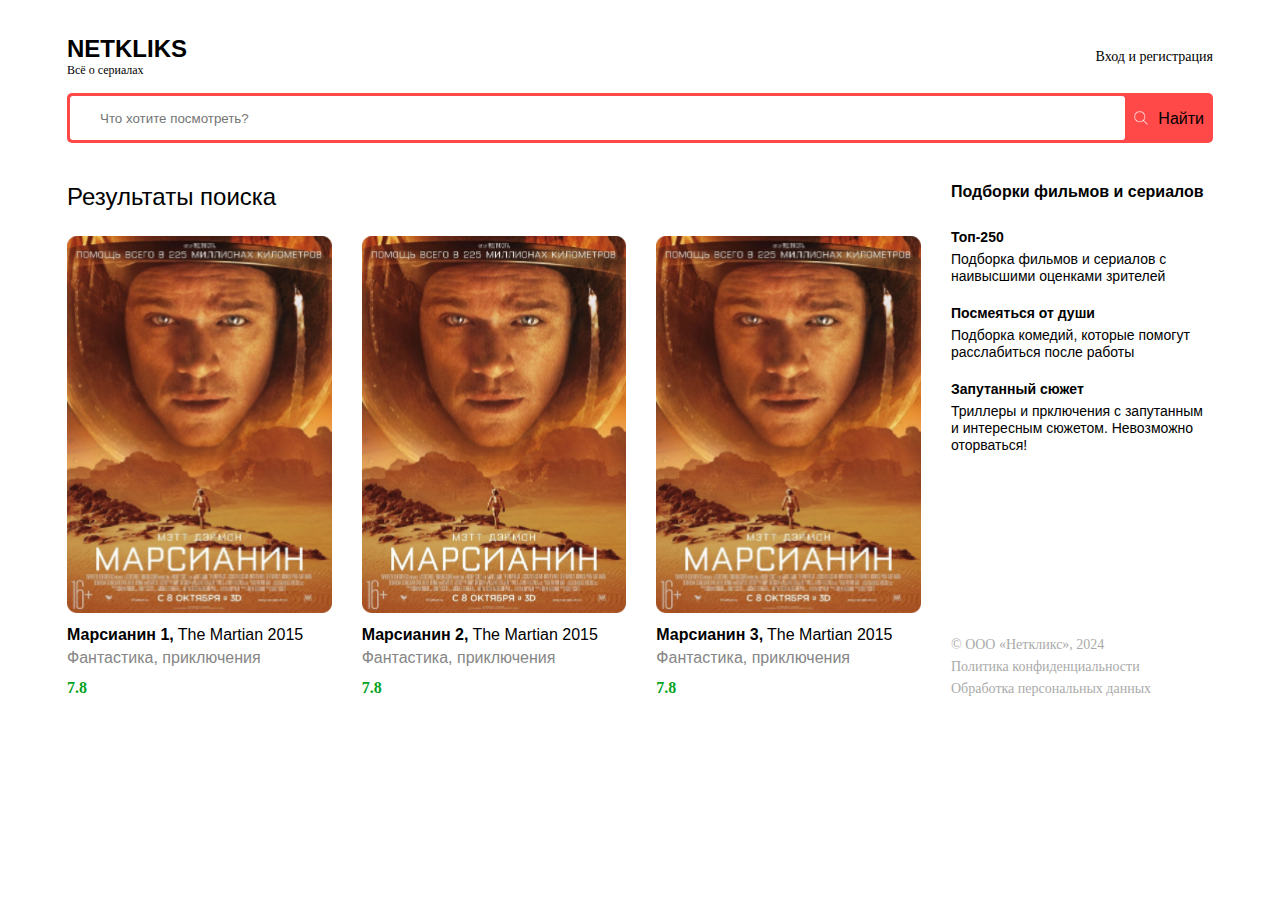
<file: index.html>
<!DOCTYPE html>
<html lang="en">

<head>
	<meta charset="UTF-8">
	<meta name="viewport" content="width=device-width, initial-scale=1.0">
	<title>Netkliks</title>
	<script src="./script.js" defer></script>
	<link rel="stylesheet" href="./style.css">

</head>

<body>
	<header class="header">
		<div class="container">
			<div class="header-box">
				<div class="header-logo">
					<h1>NETKLIKS</h1>
					<p>Всё о сериалах</p>
				</div>
				<div class="header-controls">
					<a href="#">Вход и регистрация</a>
				</div>
				<div class="header-controls--mobile">
					<img src="images/burger.svg" alt="icon-menu">
				</div>
			</div>

		</div>
	</header>

	<main>
		<section class="search">
			<div class="container">
				<div class="search-box">
					<input id="search-input" type="text" placeholder="Что хотите посмотреть?">
					<button id="search-button">
						<img src="images/search.svg" alt="search">
						<span>Найти</span>
					</button>
				</div>

			</div>
		</section>
		<section class="content">
			<div class="container">
				<div class="content-box">
					<div class="content-main">
						<h2 class="content-main__title">Результаты поиска</h2>
						<div class="content-cards">
							<a href="/film.html" class="content-cards__item">
								<div class="content-cards__item--img">
									<img src="images/film.png" alt="film">
								</div>
								<div class="content-cards__item--title">
									<h5>Марсианин,</h5>
									<span>The Martian 2015</span>
								</div>
								<p class="content-cards__item--description">
									Фантастика, приключения
								</p>
								<p class="content-cards__item--rating">7.8</p>
							</a>
							<a href="/film.html" class="content-cards__item">
								<div class="content-cards__item--img">
									<img src="images/film.png" alt="film">
								</div>
								<div class="content-cards__item--title">
									<h5>Марсианин,</h5>
									<span>The Martian 2015</span>
								</div>
								<p class="content-cards__item--description">
									Фантастика, приключения
								</p>
								<p class="content-cards__item--rating">7.8</p>
							</a>
							<a href="/film.html" class="content-cards__item">
								<div class="content-cards__item--img">
									<img src="images/film.png" alt="film">
								</div>
								<div class="content-cards__item--title">
									<h5>Марсианин,</h5>
									<span>The Martian 2015</span>
								</div>
								<p class="content-cards__item--description">
									Фантастика, приключения
								</p>
								<p class="content-cards__item--rating">7.8</p>
							</a>
							<a href="/film.html" class="content-cards__item">
								<div class="content-cards__item--img">
									<img src="images/film.png" alt="film">
								</div>
								<div class="content-cards__item--title">
									<h5>Марсианин,</h5>
									<span>The Martian 2015</span>
								</div>
								<p class="content-cards__item--description">
									Фантастика, приключения
								</p>
								<p class="content-cards__item--rating">7.8</p>
							</a>
							<a href="/film.html" class="content-cards__item">
								<div class="content-cards__item--img">
									<img src="images/film.png" alt="film">
								</div>
								<div class="content-cards__item--title">
									<h5>Марсианин,</h5>
									<span>The Martian 2015</span>
								</div>
								<p class="content-cards__item--description">
									Фантастика, приключения
								</p>
								<p class="content-cards__item--rating">7.8</p>
							</a>
							<a href="/film.html" class="content-cards__item">
								<div class="content-cards__item--img">
									<img src="images/film.png" alt="film">
								</div>
								<div class="content-cards__item--title">
									<h5>Марсианин,</h5>
									<span>The Martian 2015</span>
								</div>
								<p class="content-cards__item--description">
									Фантастика, приключения
								</p>
								<p class="content-cards__item--rating">7.8</p>
							</a>

						</div>
					</div>
					<div class="content-sidebar">
						<div class="content-sidebar__info">
							<h4 class="content-sidebar__info--title">
								Подборки фильмов и сериалов
							</h4>
							<div class="content-sidebar__info__wrapper">
								<div class="content-sidebar__info__item">
									<h5>Топ-250</h5>
									<p>Подборка фильмов и сериалов с наивысшими оценками зрителей</p>
								</div>
								<div class="content-sidebar__info__item">
									<h5>Посмеяться от души</h5>
									<p>
										Подборка комедий, которые
										помогут расслабиться после
										работы
									</p>
								</div>
								<div class="content-sidebar__info__item">
									<h5>Запутанный сюжет</h5>
									<p>Триллеры и прключения
										с запутанным и интересным
										сюжетом. Невозможно оторваться!
									</p>
								</div>
							</div>
						</div>
						<div class="content-sidebar__footer">
							<p>© ООО «Неткликс», 2024</p>
							<a href="#">Политика конфиденциальности</a>
							<a href="#">Обработка персональных данных</a>
						</div>

					</div>
				</div>
			</div>

		</section>
	</main>



</body>

</html>
</file>
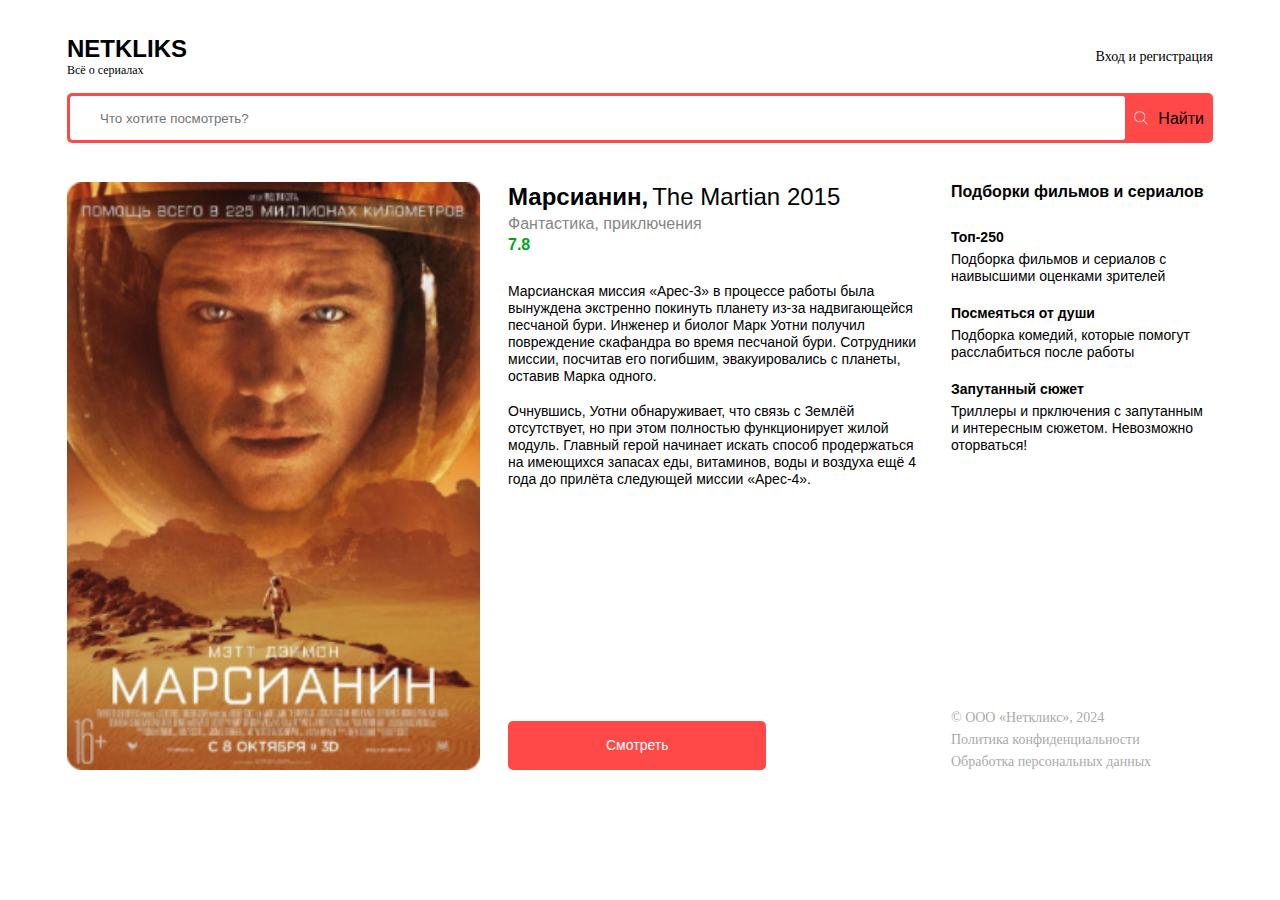
<file: film.html>
<!DOCTYPE html>
<html lang="en">

<head>
	<meta charset="UTF-8">
	<meta name="viewport" content="width=device-width, initial-scale=1.0">
	<title>Netkliks</title>
	<script src="script.js" defer></script>
	<link rel="stylesheet" href="./style.css">

</head>

<body>
	<header class="header">
		<div class="container">
			<div class="header-box">
				<div class="header-logo">
					<h1>NETKLIKS</h1>
					<p>Всё о сериалах</p>
				</div>
				<div class="header-controls">
					<a href="#">Вход и регистрация</a>
				</div>
				<div class="header-controls--mobile">
					<img src="images/burger.svg" alt="icon-menu">
				</div>
			</div>

		</div>
	</header>

	<main>
		<section class="search">
			<div class="container">
				<div class="search-box">
					<input type="text" placeholder="Что хотите посмотреть?">
					<button>
						<img src="images/search.svg" alt="search">
						<span>Найти</span>
					</button>
				</div>

			</div>
		</section>
		<section class="content">
			<div class="container">
				<div class="content-box">
					<div class="content-film">
						<div class="content-film__img">
							<img src="images/film.png" alt="film">
						</div>
						<div class="content-film__info">
							<div class="content-film__info__content">
								<div class="content-film__info__title">
									<h1>Марсианин,</h1>
									<p>The Martian 2015</p>
								</div>
								<p class="content-film__info__description">
									Фантастика, приключения
								</p>
								<div class="content-film__info__rating">7.8</div>
								<p class="content-film__info__text">
									Марсианская миссия «Арес-3» в процессе работы была вынуждена экстренно покинуть планету из-за
									надвигающейся песчаной
									бури. Инженер и биолог Марк Уотни получил повреждение скафандра во время песчаной бури. Сотрудники
									миссии, посчитав его
									погибшим, эвакуировались с планеты, оставив Марка одного.

								</p>
								<p class="content-film__info__text">
									Очнувшись, Уотни обнаруживает, что связь с Землёй отсутствует, но при этом полностью функционирует
									жилой модуль. Главный
									герой начинает искать способ продержаться на имеющихся запасах еды, витаминов, воды и воздуха ещё 4
									года до прилёта
									следующей миссии «Арес-4».
								</p>

							</div>
							<div class="content-film__info__controls">
								<button>Смотреть</button>
							</div>
						</div>

					</div>
					<div class="content-sidebar">
						<div class="content-sidebar__info">
							<h4 class="content-sidebar__info--title">
								Подборки фильмов и сериалов
							</h4>
							<div class="content-sidebar__info__wrapper">
								<div class="content-sidebar__info__item">
									<h5>Топ-250</h5>
									<p>Подборка фильмов и сериалов с наивысшими оценками зрителей</p>
								</div>
								<div class="content-sidebar__info__item">
									<h5>Посмеяться от души</h5>
									<p>
										Подборка комедий, которые
										помогут расслабиться после
										работы
									</p>
								</div>
								<div class="content-sidebar__info__item">
									<h5>Запутанный сюжет</h5>
									<p>Триллеры и прключения
										с запутанным и интересным
										сюжетом. Невозможно оторваться!
									</p>
								</div>
							</div>
						</div>
						<div class="content-sidebar__footer">
							<p>© ООО «Неткликс», 2024</p>
							<a href="#">Политика конфиденциальности</a>
							<a href="#">Обработка персональных данных</a>
						</div>

					</div>
				</div>
			</div>

		</section>
	</main>

</body>

</html>
</file>
<file: style.css>
* {
	box-sizing: border-box;
}
body {
	margin: 0;
	padding: 0;
}
.container {
	max-width: 1194px;
	padding-left: 24px;
	padding-right: 24px;
	margin: 0 auto;
}
.header {
	margin-top: 34px;
	margin-bottom: 15px;
}
.header-box {
	display: flex;
	justify-content: space-between;
	align-items: center;
}
.header-logo h1 {
	margin: 0;
	font-family: Inter, sans-serif;
	font-size: 24px;
	font-weight: 700;
	line-height: 29px;
}
.header-logo p {
	margin: 0;
	font-family:
		Inter,
		sans serif;
	font-size: 12px;
	font-weight: 300;
	line-height: 15px;
}
.header-controls a {
	color: rgb(0, 0, 0);
	font-family: Inter;
	font-size: 14px;
	font-weight: 400;
	line-height: 17px;
	text-decoration: none;
}
.header-controls a:hover {
	color: rgb(255, 73, 73);
}
.header-controls--mobile {
	display: none;
	align-self: flex-start;
}
.search {
	margin-bottom: 39px;
}

.search-box {
	border-radius: 5px;
	background: rgb(255, 73, 73);
	display: flex;
	justify-content: space-between;
	align-items: center;
	padding: 3px;
	gap: 3px;
	height: 50px;
}
.search-box input {
	flex-grow: 1;
	height: 100%;
	border: none;
	outline: none;
	border-radius: 3px;
	color: rgb(0, 0, 0);
	padding: 0 30px;
	min-width: 0;
}
.search-box button {
	height: 100%;
	display: flex;
	align-items: center;
	gap: 10px;
	background: rgb(255, 73, 73);
	border: none;
	color: rgb(255, 255, 255);
	font-family: Inter, sans-serif;
	font-size: 14px;
	font-weight: 400;
	line-height: 17px;
	cursor: pointer;
}
.content {
	margin-bottom: 96px;
}

.content-box {
	display: flex;
	justify-content: space-between;
	gap: 30px;
}
.content-main {
	flex-grow: 1;
}
.content-main__title {
	margin-top: 0;
	margin-bottom: 25px;
	color: rgb(0, 0, 0);
	font-family: Inter, sans-serif;
	font-size: 24px;
	font-weight: 500;
	line-height: 29px;
}
.content-cards {
	display: flex;
	flex-wrap: wrap;
	gap: 30px;
}
.content-cards__item {
	width: calc((100% - (30px * 2)) / 3);
	text-decoration: none;
}

.content-cards__item--img {
	width: 100%;
	display: block;
	margin-bottom: 12px;
	img {
		width: 100%;
		display: block;
	}
}
.content-cards__item--title {
	display: flex;
	flex-wrap: wrap;
	gap: 4px;
	margin-bottom: 4px;
	flex-wrap: wrap;
}
.content-cards__item--title h5,
span {
	margin: 0;
	font-family: Inter, sans-serif;
	font-size: 16px;
	line-height: 19px;
	color: rgb(0, 0, 0);
}
.content-cards__item--title h5 {
	font-weight: 700;
}
.content-cards__item--title span {
	font-weight: 400;
}
.content-cards__item--description {
	color: rgb(134, 134, 134);
	font-family: Inter, sans-serif;
	font-size: 16px;
	font-weight: 400;
	line-height: 19px;
	margin-top: 0;
	margin-bottom: 11px;
}
.content-cards__item--rating {
	color: rgb(4, 163, 30);
	font-family: Inter;
	font-size: 16px;
	font-weight: 700;
	line-height: 19px;
	margin: 0;
}
.content-sidebar {
	width: 262px;
	min-width: 262px;
	display: flex;
	flex-direction: column;
	justify-content: space-between;
}
.content-sidebar__info {
	margin-bottom: 120px;
}
.content-sidebar__info--title {
	color: rgb(0, 0, 0);
	font-family: Inter, sans-serif;
	font-size: 16px;
	font-weight: 700;
	line-height: 19px;
	margin-top: 0;
	margin-bottom: 28px;
}
.content-sidebar__info__wrapper {
	display: flex;
	flex-direction: column;
	gap: 20px;
}
.content-sidebar__info__item {
	display: flex;
	flex-direction: column;
}
.content-sidebar__info__item h5,
.content-sidebar__info__item p {
	font-family: Inter, sans-serif;
	font-size: 14px;
	line-height: 17px;
}
.content-sidebar__info__item h5 {
	font-weight: 700;
	margin-top: 0;
	margin-bottom: 5px;
}
.content-sidebar__info__item p {
	font-weight: 400;
	margin: 0;
}
.content-sidebar__footer {
	display: flex;
	flex-direction: column;
	gap: 5px;
}
.content-sidebar__footer p,
.content-sidebar__footer a {
	color: rgb(170, 170, 170);
	font-family: Inter;
	font-size: 14px;
	font-weight: 400;
	line-height: 17px;
}
.content-sidebar__footer p {
	margin: 0;
}
.content-sidebar__footer a {
	text-decoration: none;
}
.content-sidebar__footer a:hover {
	color: rgb(255, 73, 73);
}
.content-film {
	flex-grow: 1;
	display: flex;
	justify-content: space-between;
	gap: 28px;
}
.content-film__img {
	width: calc((100% - 28px) / 2);
	display: flex;
	justify-content: center;
}
.content-film__img img {
	width: 100%;
	display: block;
	max-width: 450px;
}
.content-film__info {
	width: calc((100% - 28px) / 2);
	display: flex;
	flex-direction: column;
	justify-content: space-between;
	gap: 30px;
}
.content-film__info__title {
	display: flex;
	gap: 4px;
	margin-bottom: 3px;
	flex-wrap: wrap;
}
.content-film__info__title h1,
.content-film__info__title p {
	color: rgb(0, 0, 0);
	font-family: Inter, sans-serif;
	font-size: 24px;
	line-height: 29px;
}
.content-film__info__title h1 {
	font-weight: 700;
	margin: 0;
}
.content-film__info__content > *:last-child {
	margin-bottom: 0;
}
.content-film__info__title p {
	font-weight: 400;
	margin: 0;
}
.content-film__info__description {
	color: rgb(134, 134, 134);
	font-family: Inter, sans-serif;
	font-size: 16px;
	font-weight: 400;
	line-height: 19px;
	margin-top: 0;
	margin-bottom: 2px;
}
.content-film__info__rating {
	color: rgb(4, 163, 30);
	font-family: Inter, sans-serif;
	font-size: 16px;
	font-weight: 700;
	line-height: 19px;
	margin-top: 0;
	margin-bottom: 29px;
}
.content-film__info__text {
	color: rgb(0, 0, 0);
	font-family: Inter, sans-serif;
	font-size: 14px;
	font-weight: 400;
	line-height: 17px;
	margin-top: 0;
	margin-bottom: 18px;
}
.content-film__info__controls button {
	border-radius: 5px;
	background: rgb(255, 73, 73);
	color: rgb(255, 255, 255);
	font-family: Inter, sans-serif;
	font-size: 14px;
	font-weight: 400;
	line-height: 17px;
	padding: 16px 98px;
	border: none;
	outline: none;
	cursor: pointer;
}
@media (max-width: 991px) {
	.content-cards__item {
		width: calc((100% - (30px * 1)) / 3);
	}
	.content-film {
		flex-direction: column;
	}
	.content-film__img {
		width: 100%;
	}
	.content-film__info {
		width: 100%;
	}
}

@media (max-width: 768px) {
	.header-controls--mobile {
		display: block;
	}
	.search-box input {
		padding: 0 15px;
	}
	.content-box {
		flex-direction: column;
	}
	.content-sidebar {
		width: 100%;
	}
}
@media (max-width: 480px) {
	.content-cards__item {
		width: 100%;
		min-width: 100%;
	}
}
</file>
